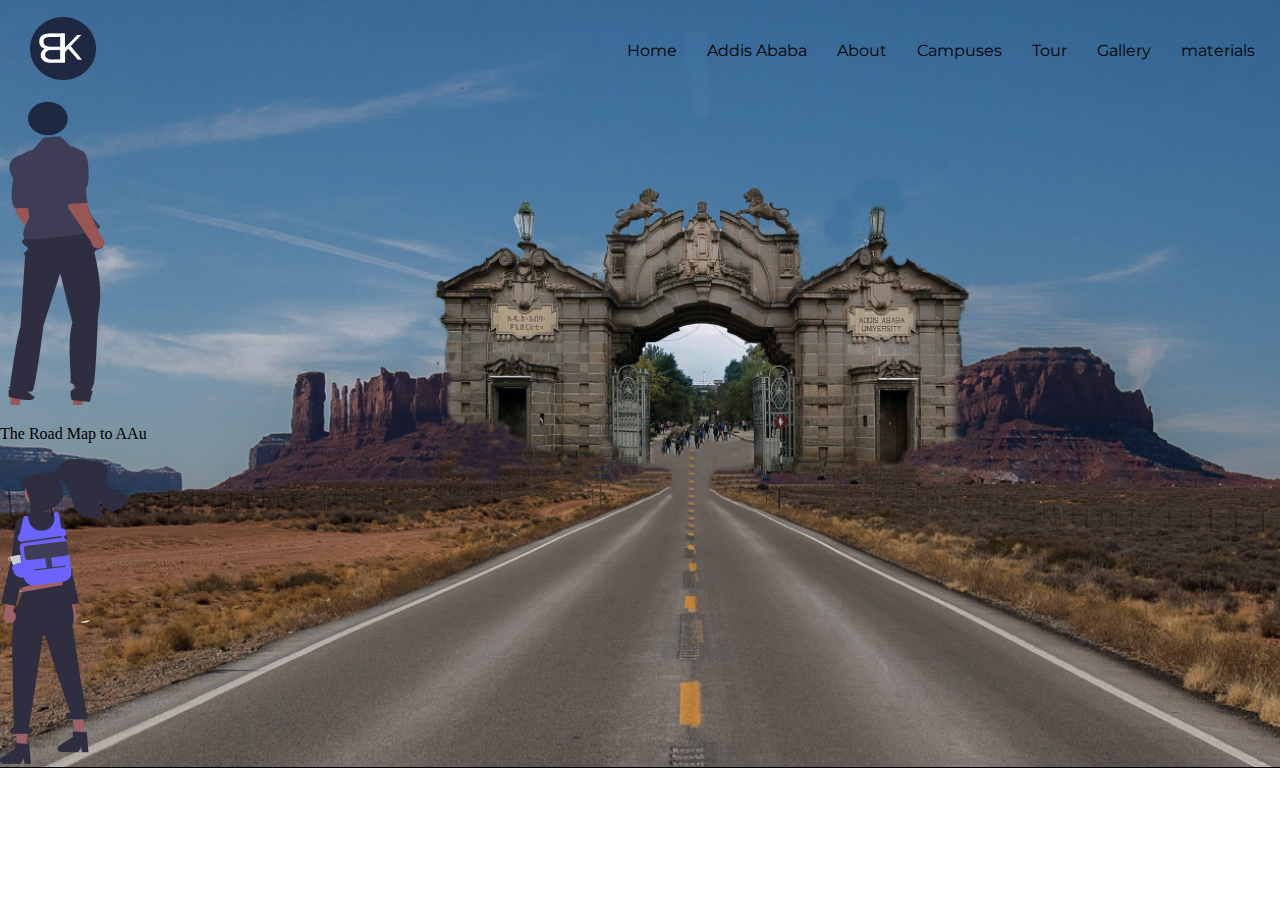
<file: index.html>
<!DOCTYPE html>
<html lang="en">
<head>
    <meta charset="UTF-8">
    <meta http-equiv="X-UA-Compatible" content="IE=edge">
    <meta name="viewport" content="width=device-width, initial-scale=1.0">
    <title>Home page</title>
    <link rel="stylesheet" href="/css/combine.css">
    <link rel="stylesheet" href="/css/home.css">
    <link rel="shortcut icon" href="favicon.ico" type="image/x-icon">
</head>
<body>
    <!--specify the header-->
    <header>
        <div class="logo">
            <img class="logo-image" src="/images/logo.png" alt="logo for kibur website">
        </div>
        <div class="nav-bar">
            <ul class="nav-bar--holder">
                <li class="holder-1"><a href="/index.html">Home</a></li>
                <li class="holder-1"><a href="/sources/Addis Ababa.html">Addis Ababa</a></li>
                <li class="holder-1"><a href="/sources/About.html">About</a></li>
                <li class="holder-1"><a href="/sources/Education.html">Campuses</a></li>
                <li class="holder-1"><a href="/sources/Tour.html">Tour</a></li>
                <li class="holder-1"><a href="/sources/Gallery.html">Gallery</a></li>
                <li class="holder-1"><a href="/sources/materials.html">materials</a></li>
            </ul>


        </div>
    </header>
    
    <!--specifying the main body-->

    <main>
        <div class="containier">
            <div class="men"><img src="/images/male.png" alt="demo for man" class="go"></div>
            <div class="roads">
                <p>The Road Map to AAu</p>
            </div>
            <div class="women"><img src="/images/femaleee.png" alt="demo for woman" class="go"></div>
            

        </div>
       
        
        
       
    </main>

    <!--specifying the footer-->
    <footer>


    </footer>

  
  <!--specifying scripts-->
  <script src=""></script>
</body>
</html>
</file>
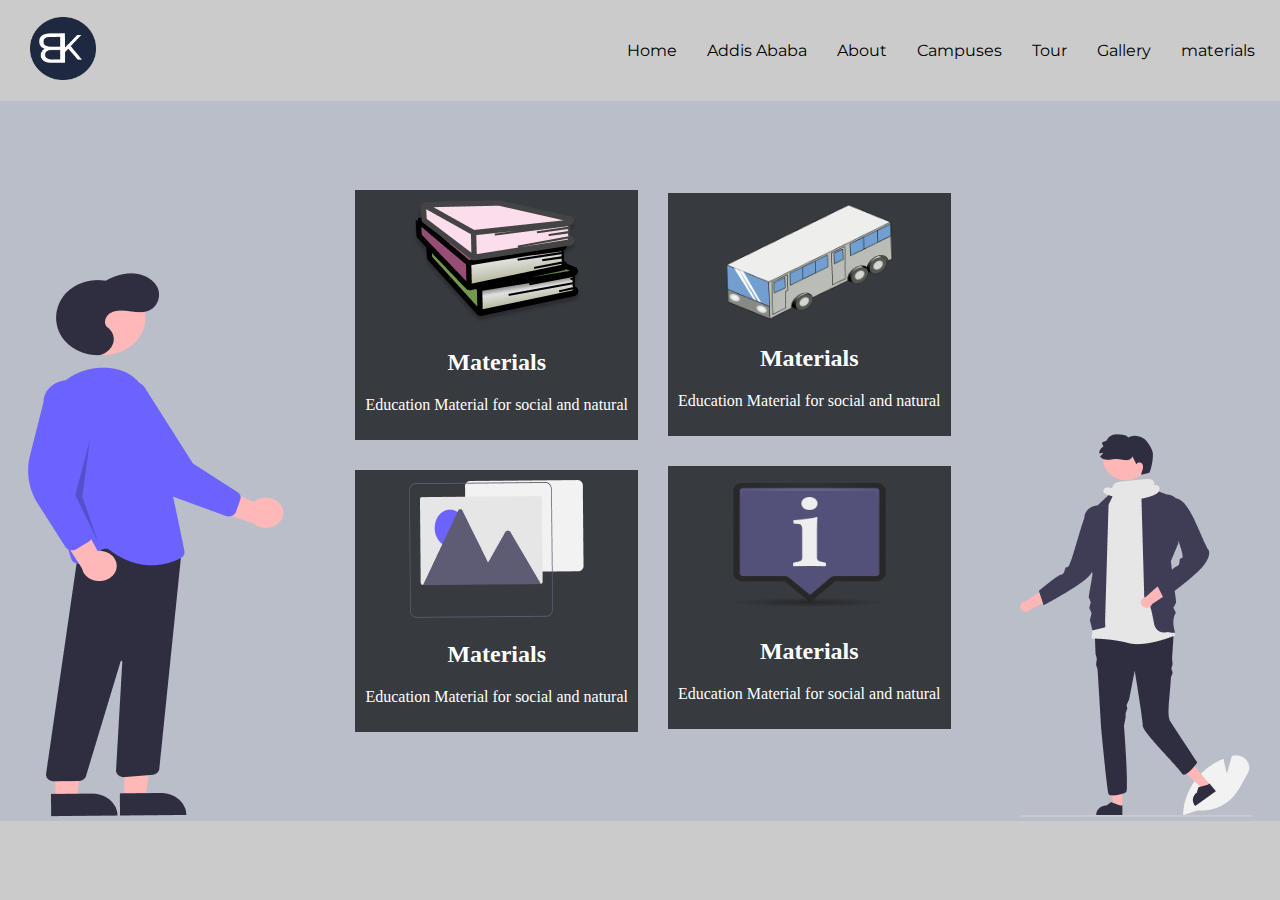
<file: sources/About.html>
<!DOCTYPE html>
<html lang="en">

<head>
    <meta charset="UTF-8">
    <meta http-equiv="X-UA-Compatible" content="IE=edge">
    <meta name="viewport" content="width=device-width, initial-scale=1.0">
    <title>About the website</title>
    <link rel="stylesheet" href="/css/combine.css">
    <link rel="stylesheet" href="/css/About.css">
    <link rel="shortcut icon" href="favicon.ico" type="image/x-icon">
</head>

<body>
    <!--specify the header-->
    <header>
        <div class="logo">
            <img class="logo-image" src="/images/logo.png" alt="logo for kibur website">
        </div>
        <div class="nav-bar">
            <ul class="nav-bar--holder">
                <li class="holder-1"><a href="/index.html">Home</a></li>
                <li class="holder-1"><a href="/sources/Addis Ababa.html">Addis Ababa</a></li>
                <li class="holder-1"><a href="/sources/About.html">About</a></li>
                <li class="holder-1"><a href="/sources/Education.html">Campuses</a></li>
                <li class="holder-1"><a href="/sources/Tour.html">Tour</a></li>
                <li class="holder-1"><a href="/sources/Gallery.html">Gallery</a></li>
                <li class="holder-1"><a href="/sources/materials.html">materials</a></li>
            </ul>


        </div>
    </header>

    <!--specifying the main body-->

    <main>
        <div class="container"> <!--this one will hold the left man and the other child-->
            <div class="imagess">
                <img src="/images/wanted.png" alt="">
            </div>
            <div class="center">
                <div class="leader">
                    <div class="container-1">
                        <img src="../images/Materials.png" alt="image for material">
                        <h2>Materials</h2>
                        <p>Education Material for social and natural</p>
                    </div>

                    <div class="container-1">
                        <img src="../images/Gallery.png" alt="image for material">
                        <h2>Materials</h2>
                        <p>Education Material for social and natural</p>
                    </div>
                    
                </div>

                <div class="reciever">
                    <div class="container-1">
                        <img src="../images/Tour.png" alt="image for material" style="width: 65%;">
                        <h2>Materials</h2>
                        <p>Education Material for social and natural</p>
                    </div>
                    <div class="container-1">
                        <img src="../images/Info.png" alt="image for material"style="width: 65%;">
                        <h2>Materials</h2>
                        <p>Education Material for social and natural</p>
                    </div>

                </div>
                
              
            </div>
            
            <div class="images">
                <img src="/images/right.png" alt="">
            </div>
        </div>
        
        
    </main>

    <!--specifying the footer-->
    <footer>


    </footer>


    <!--specifying scripts-->
    <script src=""></script>
</body>

</html>
</file>
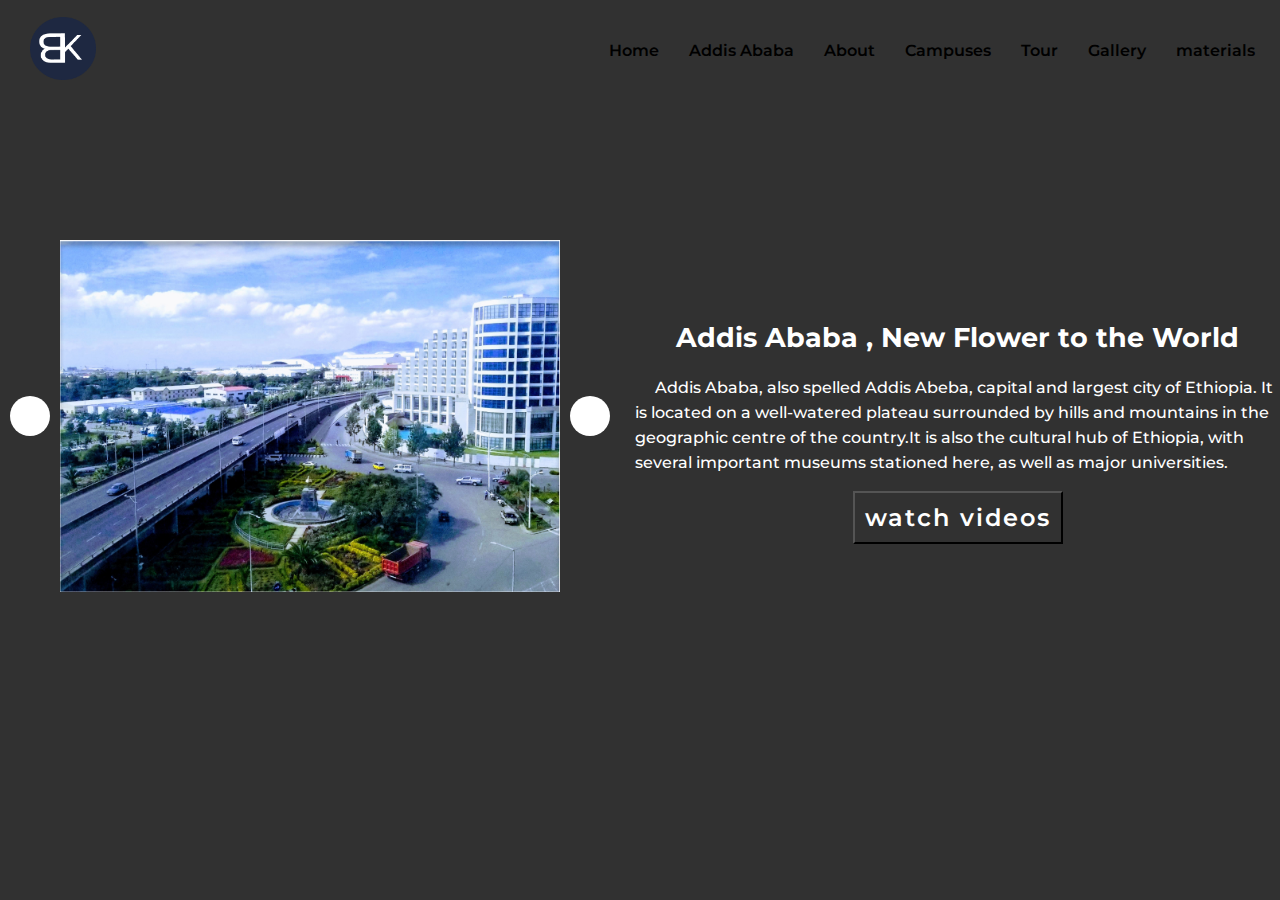
<file: sources/Addis Ababa.html>
<!DOCTYPE html>
<html lang="en">

<head>
    <meta charset="UTF-8">
    <meta http-equiv="X-UA-Compatible" content="IE=edge">
    <meta name="viewport" content="width=device-width, initial-scale=1.0">
    <title>About Addis Ababa university</title>
    <link rel="stylesheet" href="/css/combine.css">
    <link rel="stylesheet" href="/css/AddisAbaba.css">
    <link rel="shortcut icon" href="favicon.ico" type="image/x-icon">
    <link rel="stylesheet" href="https://cdnjs.cloudflare.com/ajax/libs/font-awesome/5.15.3/css/all.min.css" integrity="sha512-cR5v5Y5y5JLx7e+nLcEDpKj8uPZtyDFT7OuMSejKxp7Xu4yHCUmLRu/JoiSiZfjwZNNaS4ty7V/EiCtKj7dY8Q==" crossorigin="anonymous" referrerpolicy="no-referrer" />

</head>

<body>
    <!--specify the header-->
    <header>
        <div class="logo">
            <img class="logo-image" src="/images/logo.png" alt="logo for kibur website">
        </div>
        <div class="nav-bar">
            <ul class="nav-bar--holder">
                <li class="holder-1"><a href="/index.html">Home</a></li>
                <li class="holder-1"><a href="/sources/Addis Ababa.html">Addis Ababa</a></li>
                <li class="holder-1"><a href="/sources/About.html">About</a></li>
                <li class="holder-1"><a href="/sources/Education.html">Campuses</a></li>
                <li class="holder-1"><a href="/sources/Tour.html">Tour</a></li>
                <li class="holder-1"><a href="/sources/Gallery.html">Gallery</a></li>
                <li class="holder-1"><a href="/sources/materials.html">materials</a></li>
            </ul>


        </div>
    </header>

    <!--specifying the main body-->

    <main>
        <!--this is an image that is varid with js-->
        <div class="container">
            <div class="img">
                <button id="previous" class="icon-button">
                    <i class="fas fa-arrow-left"></i>
                  </button>
                    <img id="image" src="image1.jpg" class="slideImage" alt="image of addis abab" >
                  
                  <button id="next" class="icon-button" id="forward-button">
                    <i class="fas fa-arrow-right"></i>
                  </button>
                  

            </div>
            
            <div class="detail">
                <h2>Addis Ababa , New Flower to the World</h2>
                <p>
                    Addis Ababa, also spelled Addis Abeba, capital and largest city of Ethiopia. It is located on a well-watered
                    plateau
                    surrounded by hills and mountains in the geographic centre of the country.It is also the cultural hub of
                    Ethiopia, with
                    several important museums stationed here, as well as major universities.
                    
                </p>
                <a href="https://www.youtube.com/watch?v=Xc7qkpsY0lY" target="_blank">
                    <button class="btn">watch videos</button>

                </a>
            
            </div>

        </div>
        
        
    </main>

  
   
    
    <script src="new.js">
      
    </script>
    

</body>

</html>
</file>
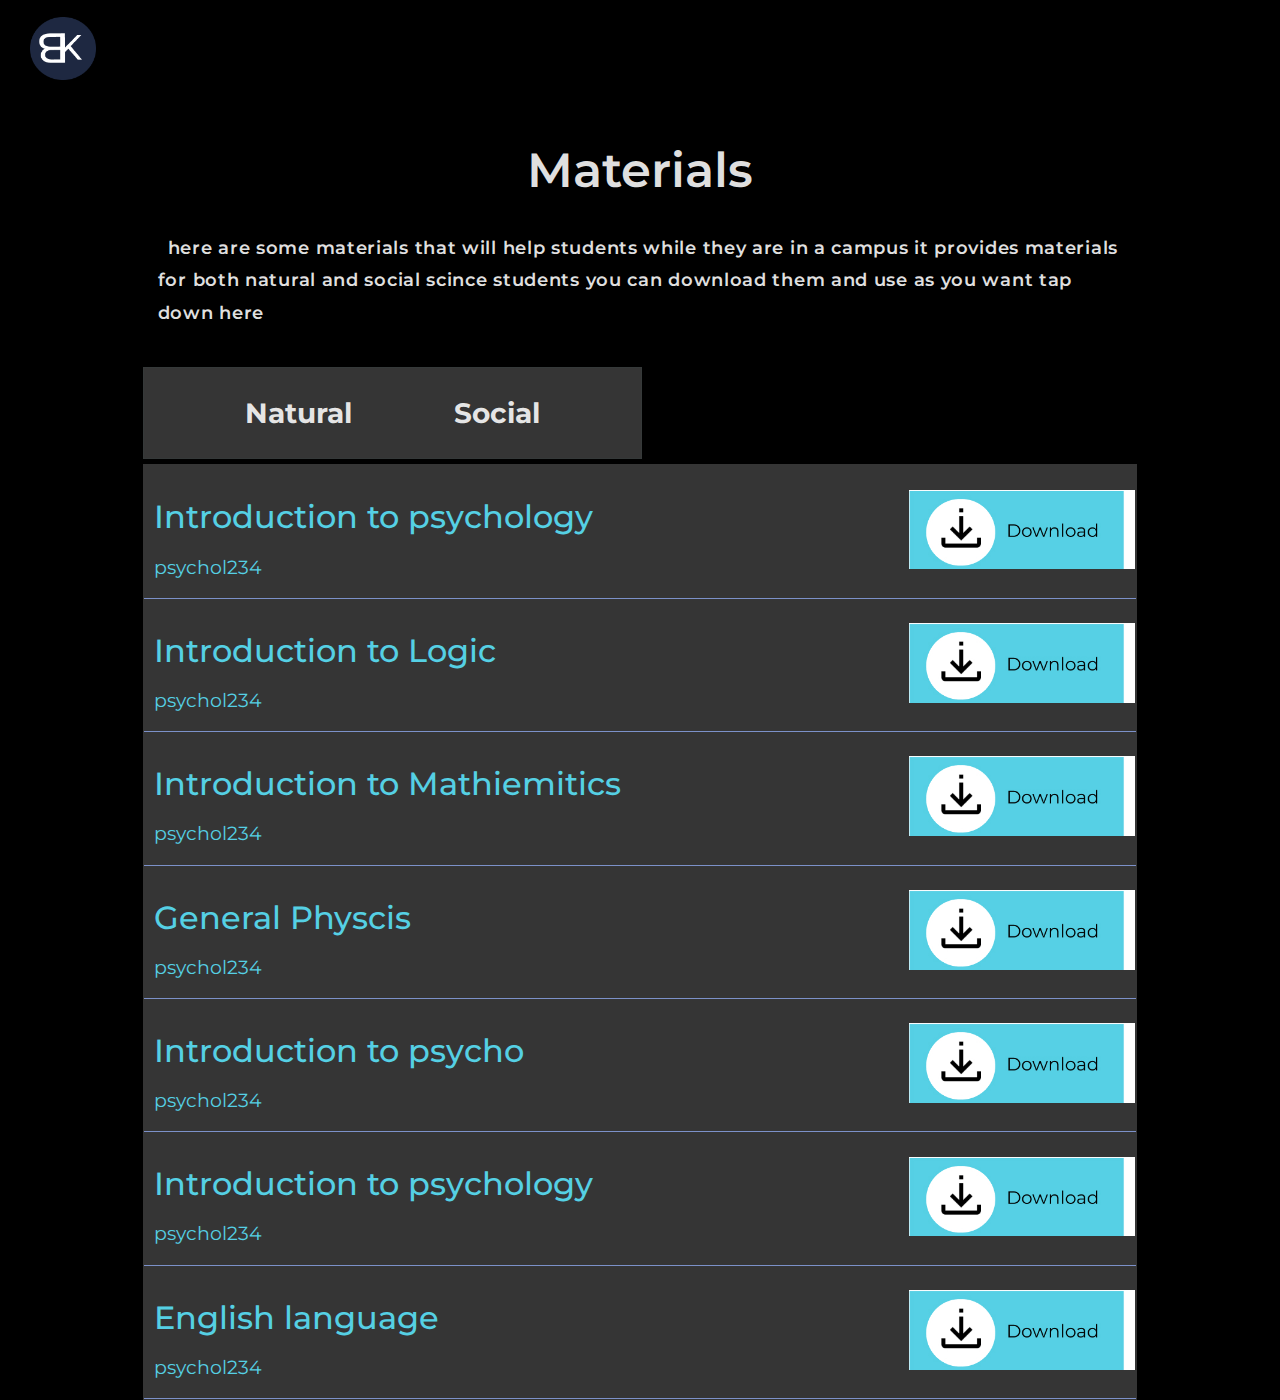
<file: sources/materials.html>
<!DOCTYPE html>
<html lang="en">

<head>
    <meta charset="UTF-8">
    <meta http-equiv="X-UA-Compatible" content="IE=edge">
    <meta name="viewport" content="width=device-width, initial-scale=1.0">
    <title>Materials for freshman</title>
    <link rel="stylesheet" href="/css/combine.css">
    <link rel="stylesheet" href="/css/Material.css">
    <link rel="shortcut icon" href="favicon.ico" type="image/x-icon">
</head>

<body>
    <!--specify the header-->
    <header>
        <div class="logo">
            <img class="logo-image" src="/images/logo.png" alt="logo for kibur website">
        </div>
        <div class="nav-bar">
            <ul class="nav-bar--holder">
                <li class="holder-1"><a href="/index.html">Home</a></li>
                <li class="holder-1"><a href="/sources/Addis Ababa.html">Addis Ababa</a></li>
                <li class="holder-1"><a href="/sources/About.html">About</a></li>
                <li class="holder-1"><a href="/sources/Education.html">Campuses</a></li>
                <li class="holder-1"><a href="/sources/Tour.html">Tour</a></li>
                <li class="holder-1"><a href="/sources/Gallery.html">Gallery</a></li>
                <li class="holder-1"><a href="/sources/materials.html">materials</a></li>
            </ul>


        </div>
    </header>

    <!--specifying the main body-->

    <main>
        <div class="material-holder">
            <p class="title">Materials</p>
            <p class="describe">here are some materials that will help students while they are 
                in a campus it provides materials for  both natural and social 
                scince students you can download them and use as you want tap down here
            </p>
        </div>


        <div class="chooser">
            <h3>Natural</h3>
            <h3>Social</h3>
        </div>


        <div class="bookholder">
            <!--book-title-->
            <div class="oneholder">
                <div class="book-title">
                    <p class="book-title-main">Introduction to psychology</p>
                    <p class="book-title-describe">psychol234</p>
                </div>
                <div class="file">
                    <a href="/materials/resumee.pdf" style="margin-right: -150px;"><img src="/images/downlaod button.jpg" alt="download button" style="width: 60%; opacity: 1;"></a>
                </div>

            </div>

            <!--book-title-->
            <div class="oneholder">
                <div class="book-title">
                    <p class="book-title-main">Introduction to Logic</p>
                    <p class="book-title-describe">psychol234</p>
                </div>
                <div class="file">
                    <a href="/materials/resumee.pdf" style="margin-right: -150px;"><img src="/images/downlaod button.jpg"
                            alt="download button" style="width: 60%; opacity: 1;"></a>
                </div>
            
            </div>
            <!--book-title-->
            <div class="oneholder">
                <div class="book-title">
                    <p class="book-title-main">Introduction to Mathiemitics</p>
                    <p class="book-title-describe">psychol234</p>
                </div>
                <div class="file">
                    <a href="/materials/resumee.pdf" style="margin-right: -150px;"><img src="/images/downlaod button.jpg"
                            alt="download button" style="width: 60%; opacity: 1;"></a>
                </div>
            
            </div>
            <!--book-title-->
            <div class="oneholder">
                <div class="book-title">
                    <p class="book-title-main">General Physcis</p>
                    <p class="book-title-describe">psychol234</p>
                </div>
                <div class="file">
                    <a href="/materials/resumee.pdf" style="margin-right: -150px;"><img src="/images/downlaod button.jpg"
                            alt="download button" style="width: 60%; opacity: 1;"></a>
                </div>
            
            </div>
            <!--book-title-->
            <div class="oneholder">
                <div class="book-title">
                    <p class="book-title-main">Introduction to psycho</p>
                    <p class="book-title-describe">psychol234</p>
                </div>
                <div class="file">
                    <a href="/materials/resumee.pdf" style="margin-right: -150px;"><img src="/images/downlaod button.jpg"
                            alt="download button" style="width: 60%; opacity: 1;"></a>
                </div>
            
            </div>
            <!--book-title-->
            <div class="oneholder">
                <div class="book-title">
                    <p class="book-title-main">Introduction to psychology</p>
                    <p class="book-title-describe">psychol234</p>
                </div>
                <div class="file">
                    <a href="/materials/resumee.pdf"  style="margin-right: -150px;" target="_blank"><img src="/images/downlaod button.jpg"
                            alt="download button" style="width: 60%; opacity: 1;"></a>
                </div>
            
            </div>
            <!--book-title-->
            <div class="oneholder">
                <div class="book-title">
                    <p class="book-title-main">English language</p>
                    <p class="book-title-describe">psychol234</p>
                </div>
                <div class="file">
                    <a href="/materials/resumee.pdf" style="margin-right: -150px;"><img src="/images/downlaod button.jpg"
                            alt="download button" style="width: 60%; opacity: 1;"></a>
                </div>
            
            </div>


        </div>
        



    </main>

    <!--specifying the footer-->
    <footer>


    </footer>


    <!--specifying scripts-->
    <script src=""></script>
</body>

</html>
</file>
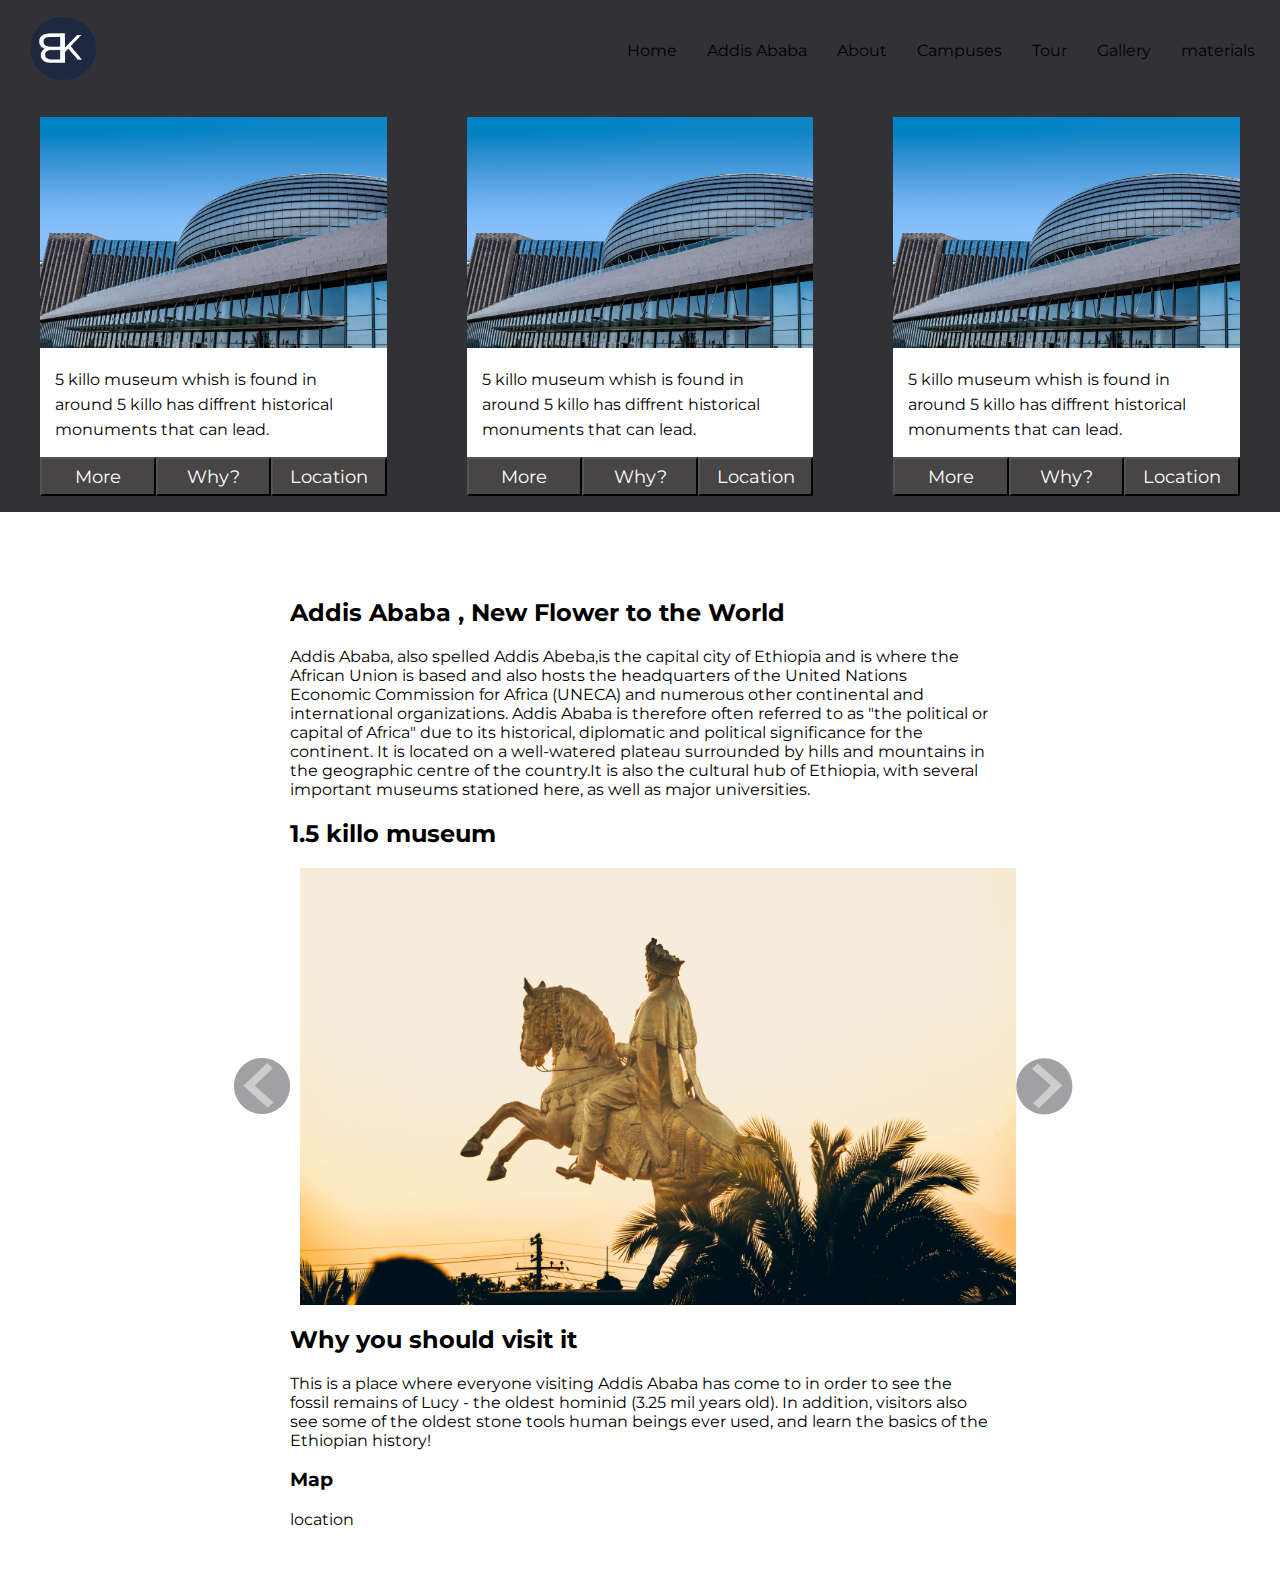
<file: sources/Tour.html>
<!DOCTYPE html>
<html lang="en">

<head>
    <meta charset="UTF-8">
    <meta http-equiv="X-UA-Compatible" content="IE=edge">
    <meta name="viewport" content="width=device-width, initial-scale=1.0">
    <title>Tour</title>
    <link rel="stylesheet" href="/css/combine.css">
    <link rel="stylesheet" href="/css/Tour.css">
    <link rel="shortcut icon" href="favicon.ico" type="image/x-icon">
</head>

<body>
    <!--specify the header-->
 
    <!--specifying the main body-->

    <main>
        
        <div class="first-holder">
           
            <header>
                
                <div class="logo">
                    <img class="logo-image" src="/images/logo.png" alt="logo for kibur website">
                </div>
                
               
                <div class="nav-bar">
                    <ul class="nav-bar--holder">
                        <li class="holder-1"><a href="/index.html">Home</a></li>
                        <li class="holder-1"><a href="/sources/Addis Ababa.html">Addis Ababa</a></li>
                        <li class="holder-1"><a href="/sources/About.html">About</a></li>
                        <li class="holder-1"><a href="/sources/Education.html">Campuses</a></li>
                        <li class="holder-1"><a href="/sources/Tour.html">Tour</a></li>
                        <li class="holder-1"><a href="/sources/Gallery.html">Gallery</a></li>
                        <li class="holder-1"><a href="/sources/materials.html">materials</a></li>
                    </ul>
            
            
                </div>
            </header>
            <div class="mobile">
                <img class="icon" src="/images/back.png" alt="" id="for">
                <div class="cardholder">
                    <!--here is card one-->
                    <div class="tourcard-1">
                        <figure>
                
                            <img src="/images/AddisAbaba/11.jpg" alt="" class="top-image">
                
                            <figcaption>5 killo museum whish is found in around 5 killo
                                has diffrent historical monuments that can lead.</figcaption>
                            <div class="button-holder">
                                <button>More</button>
                                <button>Why?</button>
                                <button>Location</button>
                            </div>
                        </figure>
                
                
                    </div>
                
                    <!--here is card one-->
                    <div class="tourcard-1" id="nones">
                        <figure>
                            <img src="/images/AddisAbaba/11.jpg" alt="" class="top-image">
                            <figcaption>5 killo museum whish is found in around 5 killo
                                has diffrent historical monuments that can lead.</figcaption>
                            <div class="button-holder">
                                <button>More</button>
                                <button>Why?</button>
                                <button>Location</button>
                            </div>
                        </figure>
                
                
                    </div>
                
                    <!--here is card one-->
                    <div class="tourcard-1" id="nonee">

                        <figure>
                            <img src="/images/AddisAbaba/11.jpg" alt="" class="top-image">
                            <figcaption>5 killo museum whish is found in around 5 killo
                                has diffrent historical monuments that can lead.</figcaption>
                            <div class="button-holder">
                                <button>More</button>
                                <button>Why?</button>
                                <button>Location</button>
                            </div>
                        </figure>
                
                
                    </div>
                
                
                
                </div>
                <img class="icon" src="/images/forward.png" alt="" id="back">

            </div>
            <!--here is card holder-->
            
        </div>
        <div class="eachholder">
            <div class="header-title">
                <h2>Addis Ababa , New Flower to the World</h2>
                <p>Addis Ababa, also spelled Addis Abeba,is the capital city of Ethiopia and is where the African Union is based and also
                hosts the headquarters of
                the United Nations Economic Commission for Africa (UNECA) and numerous other continental and
                
                international organizations. Addis Ababa is therefore often referred to as "the political or capital of Africa" due to
                its historical,
                diplomatic and political significance for the continent. It is located on a well-watered
                plateau surrounded by hills and mountains in the geographic centre of the country.It is also the cultural hub of
                Ethiopia, with several important museums stationed here, as well as major universities.</p>
            </div>
            
            <!--here is the description-->
            <div class="first one">
               
                
                <h2>1.5 killo museum</h2>
                <figure>
                    <div class="detail-info">
                        <img class="icon" src="/images/back.png" alt="">
                        <img src="/images/AddisAbaba/5.jpg" class="desc-image" alt="5 killo museum">
                        <img class="icon" src="/images/forward.png" alt="">

                    </div>
                    
                    
                </figure>
                <div class="list">
                    <h2>Why you should visit it</h2>
                    <p>
                            This is a place where everyone visiting Addis Ababa has come to in order to see the fossil remains of Lucy - the oldest
                            hominid (3.25 mil years old). In addition, visitors also see some of the oldest stone tools human beings ever used, and
                            learn the basics of the Ethiopian history!
                    </p>
               
                </div>
                
            
                <div class="locate">
                    <h3>Map</h3>
                    <a href="links of map">location</a>
                </div>
            
            </div>

        </div>

        

    </main>

    <!--specifying the footer-->
    <footer>


    </footer>


    <!--specifying scripts-->
    <script src=""></script>
</body>

</html>
</file>
<file: css/combine.css>
@import url('https://fonts.googleapis.com/css2?family=Montserrat:wght@600&display=swap');
body{
   margin: 0;
   padding: 0;
    
    
}
.logo-image{
    width: 50%;
    padding-left: 20px;
}
a{
    text-decoration: none;
    color: rgb(0, 0, 0);

}
a:hover{
    color: rgb(0, 183, 255);
    text-decoration: underline;
    transition: ease(2.5s);
}
header{
  
  display: flex;
  flex-direction: row;
  justify-content: space-between;
  align-items: center;
  padding: 10px;
  font-size: 1em;
  font-family: 'Montserrat', sans-serif;
}
.nav-bar--holder{
    display: flex;
    flex-direction: row;
    float: right;
}
.holder-1{
    padding: 15px;
    list-style-type: none;
}

.header{
    color: white;
    display: flex;
    margin: auto;
    align-items: center;
    margin-bottom: 10px;
    justify-content: center;
    font-size: 4vh;

}


@media (max-width:790px){
    .logo-image{
        width: 50%;
    }
}
</file>
<file: css/home.css>
body{
     background-image: url(/backgroud.PNG);
    background-repeat: no-repeat;
    background-size: cover;
}
</file>
<file: css/About.css>
body{
    background-color: #CBCBCB;
}
.container{
   display: flex;
   flex-direction: row;
   
   height: 80vh;
   align-items: flex-end;
   background-color: #B9BEC8;
   justify-content: space-around;

}
.center{
    display: flex;
    align-items: center;
   justify-content: center;
    
    height: 80vh;
 
}
.leader{
    display: flex;
    flex-direction: column;
    
    justify-content: space-between;
   
}
.reciever{
    display: flex;
    
    flex-direction: column;
    
    justify-content: space-between;
  
}
.container-1{
    background-color:#202226d8;
    margin: 15px;
    padding: 10px;
    text-align: center;
    color: white;
}
</file>
<file: css/AddisAbaba.css>
.nav-bar{
    font-weight: 600;
}

body{
   background-color: #313131;
  
}
.slideImage{
    max-width: 500px;
    
}
.container{
    /* border: 10px dotted blue; border updated */


    min-height: 70vh;
    display: flex;
    align-items: center;
    justify-content: center;
   
}
.img{
    /* border: 5px solid green; */
    display: flex;
    flex-direction: row;
    align-items: center;
    justify-content: space-evenly;
}
.detail{
    /* border: 5px solid red; */
    display: flex;
    flex-direction: column;
    align-items: center;
    font-family: 'Montserrat', sans-serif;
    color: #ffffff;
    padding-left: 15px;
    

}
h2{
  color: white;
 
  
  font-size: 2em;
  font-weight: 600;
  font-weight: bolder;

}
p{
    margin-top: -1px;
    color: hsl(0, 0%, 100%);
    font-weight: 500;
    line-height: 25px;
    text-indent: 20px;
}
.btn{
padding: 10px;
font-family: 'Montserrat', sans-serif;
background-color: #313131;
color: white;
font-weight: 600;
font-size: 1.5em;
letter-spacing: 2px;

}
.icon{
    width: 7%;
}

@media(max-width:900px){
    .container{
        display: flex;
        flex-direction: column;
        align-items: center;

    }
   
    
}
@media(min-width:400px){
    h2{font-size: 1.7em;
    text-align: center;
    display: flex;
    align-items: center;
    justify-self: center;
    padding-top: 10px;
  
    }
    p{
        line-height: 25px;
    }
}

.icon-button {
    background-color: #fff;
    border: none;
    border-radius: 50%;
    color: #e02a2a;
    cursor: pointer;
    font-size: 1.5rem;
    height: 40px;
    margin: 0 10px;
    padding: 0;
    transition: background-color 0.3s ease, color 0.3s ease;
    width: 40px;
  }
  
  .icon-button:hover {
    background-color:rgb(0, 183, 255);;
    color: #fff;
  }
  
  .fa-arrow-left {
    margin-left: 2px;
    
  }
  
  .fa-arrow-right {
    margin-right: 2px;
  }
</file>
<file: css/Material.css>
body {
  background-color: black;
  color: rgba(255, 255, 255, 0.877);
  margin: 0;
   font-family: 'Montserrat', sans-serif;
}


main{
    display: grid;
    grid-template-columns: 1fr 1fr 1fr 1fr 1fr 1fr 1fr 1fr 1fr;
    grid-gap: 5px;
    
}
.holder-1{
  color: white;
}
.material-holder{
    grid-column: span 9;
    grid-column-start: 2;
    grid-column-end: 9;
    
    display: flex;
    flex-direction: column;
    align-items: center;
    margin: 0;
    width: fit-content;
   
}
.chooser{
    grid-column: span 9;
    grid-column-start: 2;
    grid-column-end: 9;
    border: 1px solid #55d1e407;
    display: flex;
    justify-content: space-evenly;
    width: 50%;
     background-color: #353535;
     font-size: 1.5em;
   
}
.bookholder{
    grid-column: span 9;
    grid-column-start: 2;
    grid-column-end: 9;
    border: #353535 solid 1px;
    display: flex;
    flex-direction: column;
    background-color: #353535;
    
}
.oneholder{
    display: flex;
    justify-content: space-between;
    border-bottom: 1px solid #7C91C9;
    flex-wrap: wrap;
   
}
.file{
    display: flex;
    align-items: center;
}
.book-title{
    color: #55D0E4;
    padding-left: 10px;
   
    
}
.book-title-main{
    font-size: 2em;
    font-weight: 500;
    margin-bottom: -1px;

}

.book-title-describe{
font-size: 1.2em;
}
.title{
    font-size: 3em;
     font-family: 'Montserrat', sans-serif;
     font-weight: 600;
     margin: 0;
     margin-top: 40px;
}
.describe{
    font-size: 18px;
    font-family: 'Montserrat', sans-serif;
     font-weight: 600;
     padding: 15px;
     
     text-indent: 10px;
     letter-spacing: 0.7px;
     line-height: 1.8em;
     width: fit-content;
     


}
</file>
<file: css/Tour.css>
@import url('https://fonts.googleapis.com/css2?family=Montserrat:wght@400&display=swap');

body{
    font-family: 'Montserrat', sans-serif;
    color: black;
    
}
header{
    display: flex;
    flex-direction: row;
}

.first-holder{
    background-color: #323236;
   
}
.desc-image{
    width: 100%;
    
   
  
}
.detail-info{
    margin-left: -6em;
    display: flex;
    flex-direction: row;
    align-items: center;
   
}
figure{
    background-color: white;

    
}
.icon{
    padding-right: 10px;
}
.icons {
    padding-left: 10px;
}
figcaption{
    padding: 15px;
    line-height: 25px;
}
.cardholder{
    display: flex;
    
    flex-direction: row;
    
}
.tourcard-1{
        margin: auto;
    display: flex;
    flex-direction: column;
    align-items: center;
    justify-content: space-around;
}
.top-image{
    width: 100%;
   
}
/* eachholder is the best mechanism in css to make the whole page to be
    to be putted at middle you need to set up both max-width and margin auto
    that is the way
*/
.eachholder{
    
        max-width: 700px;
        margin: 46px auto;
        padding: 20px;

   
    
}
a.ma{
    color:blue;
}
button{
padding-top: 7px;
padding-bottom: 7px;
background-color: #474545;
font-family: 'Montserrat', sans-serif;
    color: #ffffff;
    font-size: 1.1em;
    
}
.button-holder {
   
    display: grid;
    
    grid-template-columns: 1fr 1fr 1fr;
    
    
    
    
}
#for{
    display: none;

}
#back{
    display: none;
}


@media(max-width:700px) {
    .cardholder {
        display: flex;
        flex-direction: column;
        align-items: center;

    }
    .nav-bar{
        display: none;
    }
    #for {
        display: block;
       
    
    
    }
    
    #back {
        display: block;
    }
    .mobile{
        display: flex;
        flex-direction: row;
        padding: 15px;
        align-items: center;
    }
    #nonee{
        display: none;
    }
    #nones{
        display: none;
    }
    img{
        width: 9%;
    }
    .detail-info{
        position: relative;
        
    }
    .icon{
        position: relative;
        left: 12%;
    }

    .icons{
        position: relative;
        right: 12%;
    }

    


}
</file>
